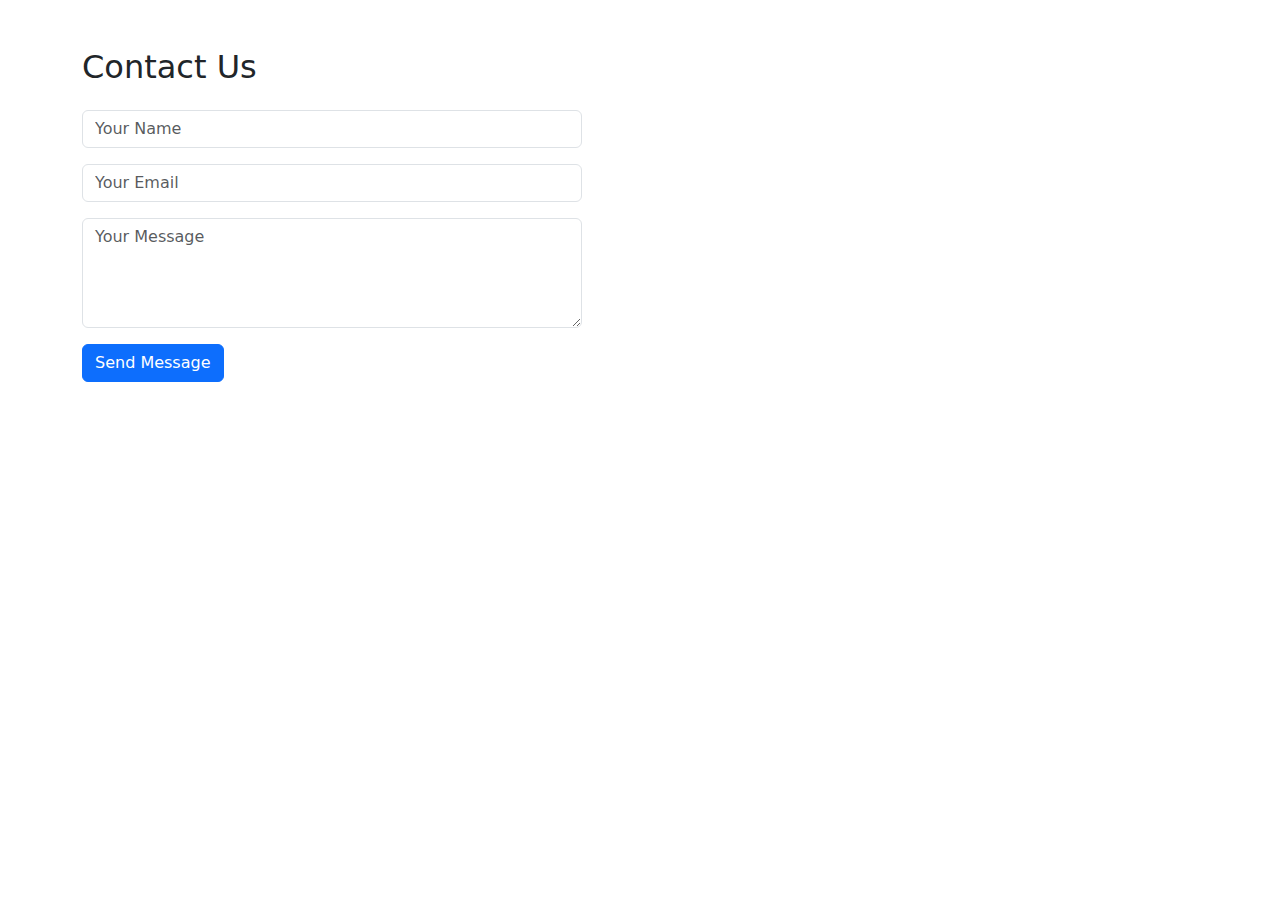
<file: templates/contact.html>
<!DOCTYPE html>
<html lang="en">
<head>
    <meta charset="UTF-8">
    <title>Contact - Kalistack</title>
    <link href="https://cdn.jsdelivr.net/npm/bootstrap@5.3.3/dist/css/bootstrap.min.css" rel="stylesheet">
</head>
<body>
    <div class="container mt-5">
        <h2>Contact Us</h2>
        <form method="POST" class="mt-4" style="max-width: 500px;">
            <div class="mb-3">
                <input type="text" name="name" class="form-control" placeholder="Your Name" required>
            </div>
            <div class="mb-3">
                <input type="email" name="email" class="form-control" placeholder="Your Email" required>
            </div>
            <div class="mb-3">
                <textarea name="message" class="form-control" rows="4" placeholder="Your Message" required></textarea>
            </div>
            <button type="submit" class="btn btn-primary">Send Message</button>
        </form>
    </div>
</body>
</html>
</file>
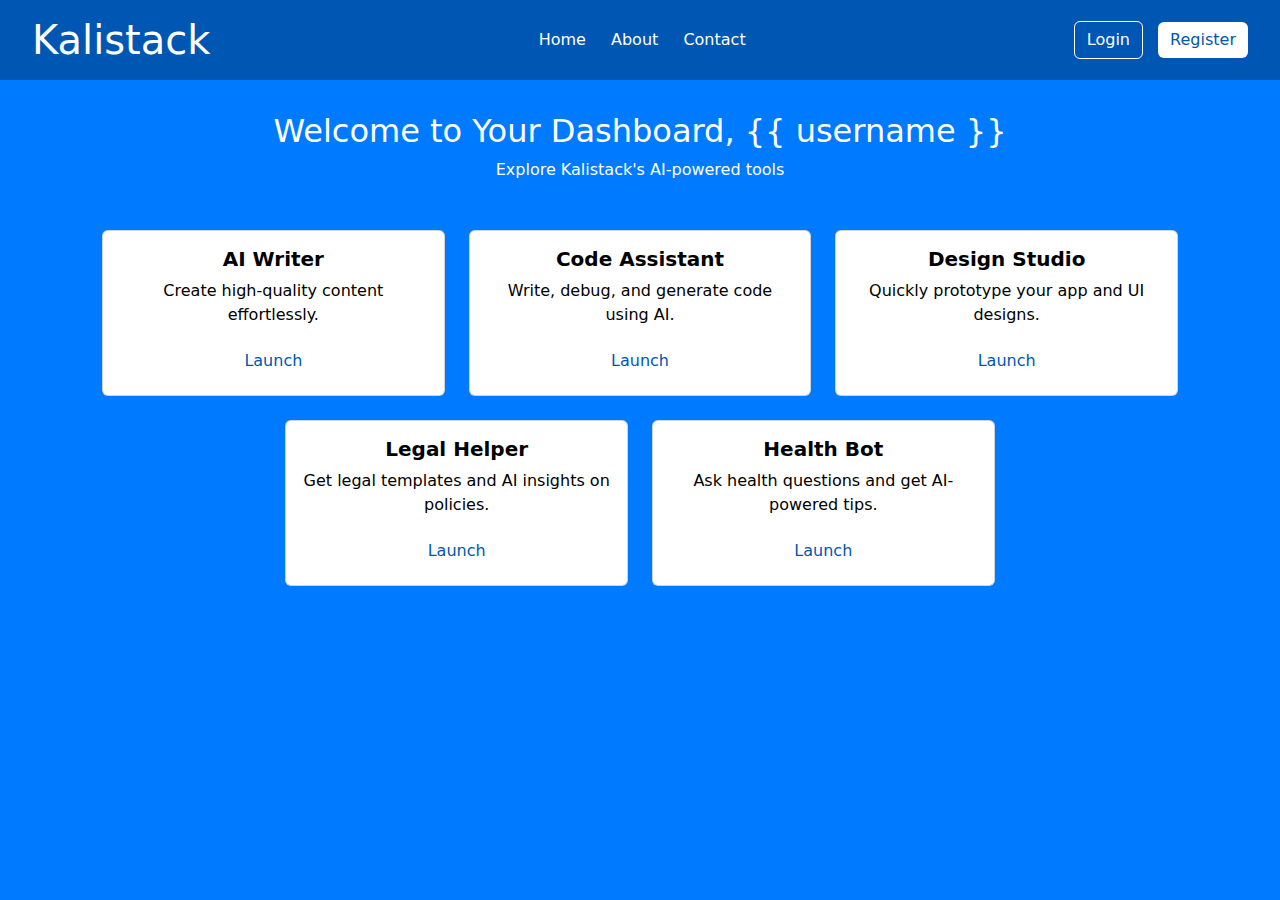
<file: templates/dashboard.html>
<!DOCTYPE html>
<html lang="en">
<head>
  <meta charset="UTF-8">
  <title>Kalistack Dashboard</title>
  <link href="https://cdn.jsdelivr.net/npm/bootstrap@5.3.3/dist/css/bootstrap.min.css" rel="stylesheet">
  <style>
    body {
      background-color: #007BFF;
      color: white;
    }

    header {
      background-color: #0056b3;
      padding: 1rem 2rem;
      display: flex;
      justify-content: space-between;
      align-items: center;
      flex-wrap: wrap;
    }

    header h1 {
      margin: 0;
      color: white;
    }

    nav a {
      margin: 0 10px;
      color: white;
      text-decoration: none;
    }

    .btn-outline {
      border: 1px solid white;
      color: white;
      margin-right: 10px;
    }

    .btn-outline:hover {
      background-color: white;
      color: #0056b3;
    }

    .btn-primary {
      background-color: white;
      color: #0056b3;
      border: none;
    }

    .btn-primary:hover {
      background-color: #e6e6e6;
      color: #003f7f;
    }

    .card {
      color: black;
    }

    .dashboard {
      padding: 2rem;
    }

    .card-title {
      font-weight: bold;
    }
  </style>
</head>
<body>
  <header>
    <h1>Kalistack</h1>
    <nav>
      <a href="/">Home</a>
      <a href="/about">About</a>
      <a href="/contact">Contact</a>
    </nav>
    <div>
      <a href="/login" class="btn btn-outline">Login</a>
      <a href="/register" class="btn btn-primary">Register</a>
    </div>
  </header>

  <div class="container dashboard text-center">
    <h2>Welcome to Your Dashboard, {{ username }}</h2>
    <p class="mb-5">Explore Kalistack's AI-powered tools</p>

    <div class="row g-4 justify-content-center">

      <!-- Tool 1: AI Writer -->
      <div class="col-md-4">
        <div class="card p-3 h-100">
          <h5 class="card-title">AI Writer</h5>
          <p class="card-text">Create high-quality content effortlessly.</p>
          <a href="/tools/ai-writer" class="btn btn-primary">Launch</a>
        </div>
      </div>

      <!-- Tool 2: Code Assistant -->
      <div class="col-md-4">
        <div class="card p-3 h-100">
          <h5 class="card-title">Code Assistant</h5>
          <p class="card-text">Write, debug, and generate code using AI.</p>
          <a href="/tools/code-assistant" class="btn btn-primary">Launch</a>
        </div>
      </div>

      <!-- Tool 3: Design Studio -->
      <div class="col-md-4">
        <div class="card p-3 h-100">
          <h5 class="card-title">Design Studio</h5>
          <p class="card-text">Quickly prototype your app and UI designs.</p>
          <a href="/tools/design-studio" class="btn btn-primary">Launch</a>
        </div>
      </div>

      <!-- Tool 4: Legal Helper -->
      <div class="col-md-4">
        <div class="card p-3 h-100">
          <h5 class="card-title">Legal Helper</h5>
          <p class="card-text">Get legal templates and AI insights on policies.</p>
          <a href="/tools/legal-helper" class="btn btn-primary">Launch</a>
        </div>
      </div>

      <!-- Tool 5: Health Bot -->
      <div class="col-md-4">
        <div class="card p-3 h-100">
          <h5 class="card-title">Health Bot</h5>
          <p class="card-text">Ask health questions and get AI-powered tips.</p>
          <a href="/tools/health-bot" class="btn btn-primary">Launch</a>
        </div>
      </div>

    </div>
  </div>
</body>
</html>
</file>
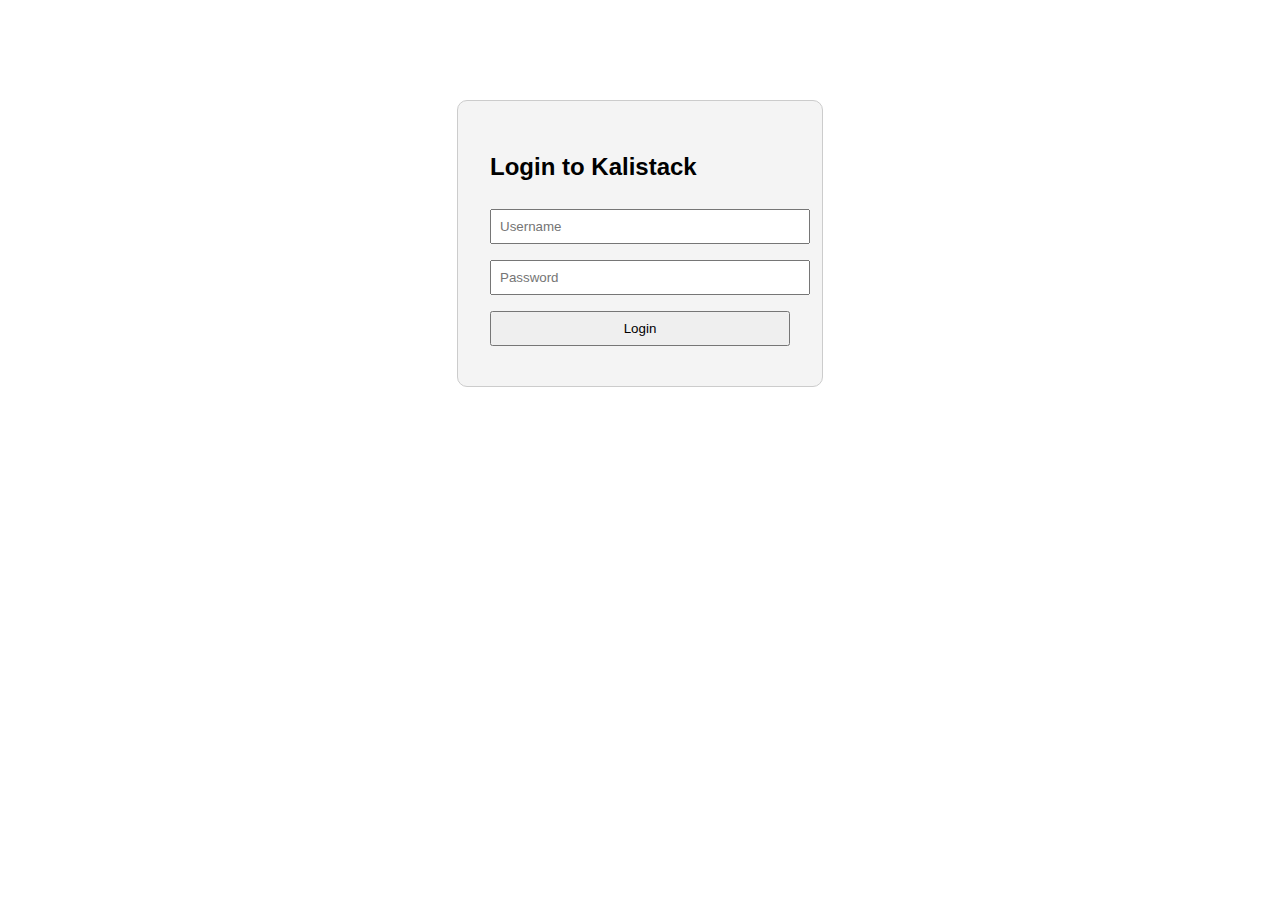
<file: templates/login.html>
<!DOCTYPE html>
<html lang="en">
<head>
    <meta charset="UTF-8">
    <title>Kalistack Login</title>
    <link rel="stylesheet" href="/static/css/style.css">
</head>
<body>
    <div class="login-container">
        <h2>Login to Kalistack</h2>
        <form method="POST">
            <input type="text" name="username" placeholder="Username" required>
            <input type="password" name="password" placeholder="Password" required>
            <button type="submit">Login</button>
        </form>
    </div>
</body>
</html>
</file>
<file: static/css/style.css>
body {
    font-family: 'Segoe UI', Tahoma, Geneva, Verdana, sans-serif;
    margin: 0;
    padding: 0;
    background-color: var(--bg-color);
    color: var(--text-color);
}

[data-theme="light"] {
    --bg-color: #ffffff;
    --text-color: #000000;
}

[data-theme="dark"] {
    --bg-color: #121212;
    --text-color: #ffffff;
}

nav {
    background-color: #007BFF;
    color: white;
    display: flex;
    justify-content: space-between;
    padding: 1rem;
}

nav ul {
    list-style-type: none;
    display: flex;
    gap: 1rem;
}

nav a {
    color: white;
    text-decoration: none;
}

.login-container {
    max-width: 300px;
    margin: 100px auto;
    padding: 2rem;
    border: 1px solid #ccc;
    border-radius: 10px;
    background: #f4f4f4;
}

input, button {
    width: 100%;
    padding: 0.5rem;
    margin: 0.5rem 0;
}
</file>
